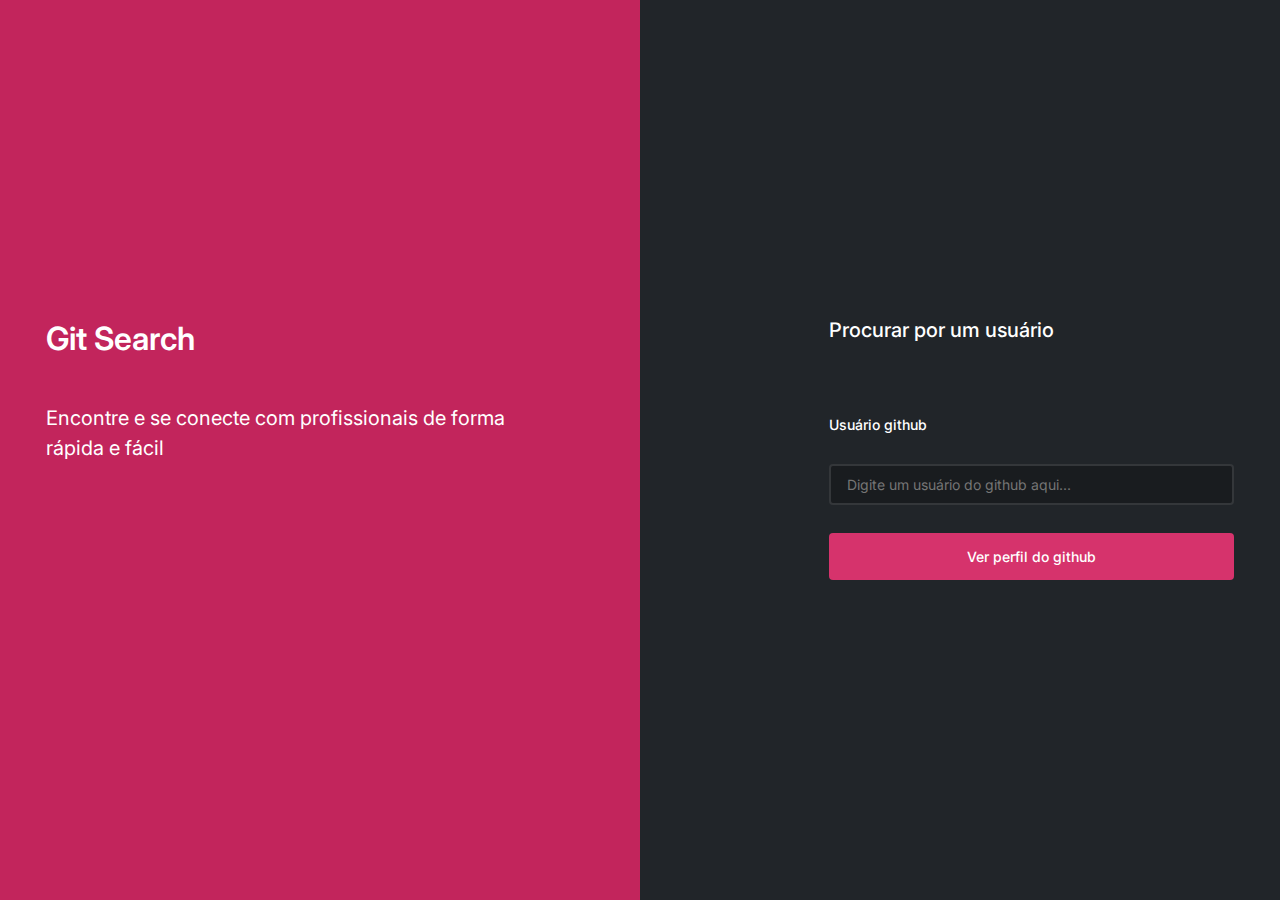
<file: index.html>
<!DOCTYPE html>
<html lang="en">
  <head>
    <meta charset="UTF-8" />
    <meta http-equiv="X-UA-Compatible" content="IE=edge" />
    <meta name="viewport" content="width=device-width, initial-scale=1.0" />

    <!-- FONTES -->
    <link rel="preconnect" href="https://fonts.googleapis.com" />
    <link rel="preconnect" href="https://fonts.gstatic.com" crossorigin />
    <link
      href="https://fonts.googleapis.com/css2?family=Inter:wght@100;200;300;400;500;600;700;800;900&display=swap"
      rel="stylesheet"
    />

    <link rel="stylesheet" href="./src/styles/reset.css">
    <link rel="stylesheet" href="./src/styles/globalStyles.css">
    <link rel="stylesheet" href="./src/styles/index.css">

    <script type="module" src="./src/scripts/index.js" defer></script>

    <title>Git Search</title>
  </head>
  <body>
    <main>
      <section id="main__home-container">
        <div id="main__container--left">
          <div>
            <h1 class="tittle-1">Git Search</h1>
            <p class="text-large">Encontre e se conecte com profissionais de forma rápida e fácil</p>
          </div>
        </div>
        <div id="main__container--right">
          <form>
            <h2 class="tittle-2">Procurar por um usuário</h2>
            <h3 class="text-bolder">Usuário github</h3>
            <input type="text" placeholder="Digite um usuário do github aqui..." required>
            <button type="submit" class="button--pink">Ver perfil do github</button>
          </form>
        </div>
      </section>
    </main>
  </body>
</html>
</file>
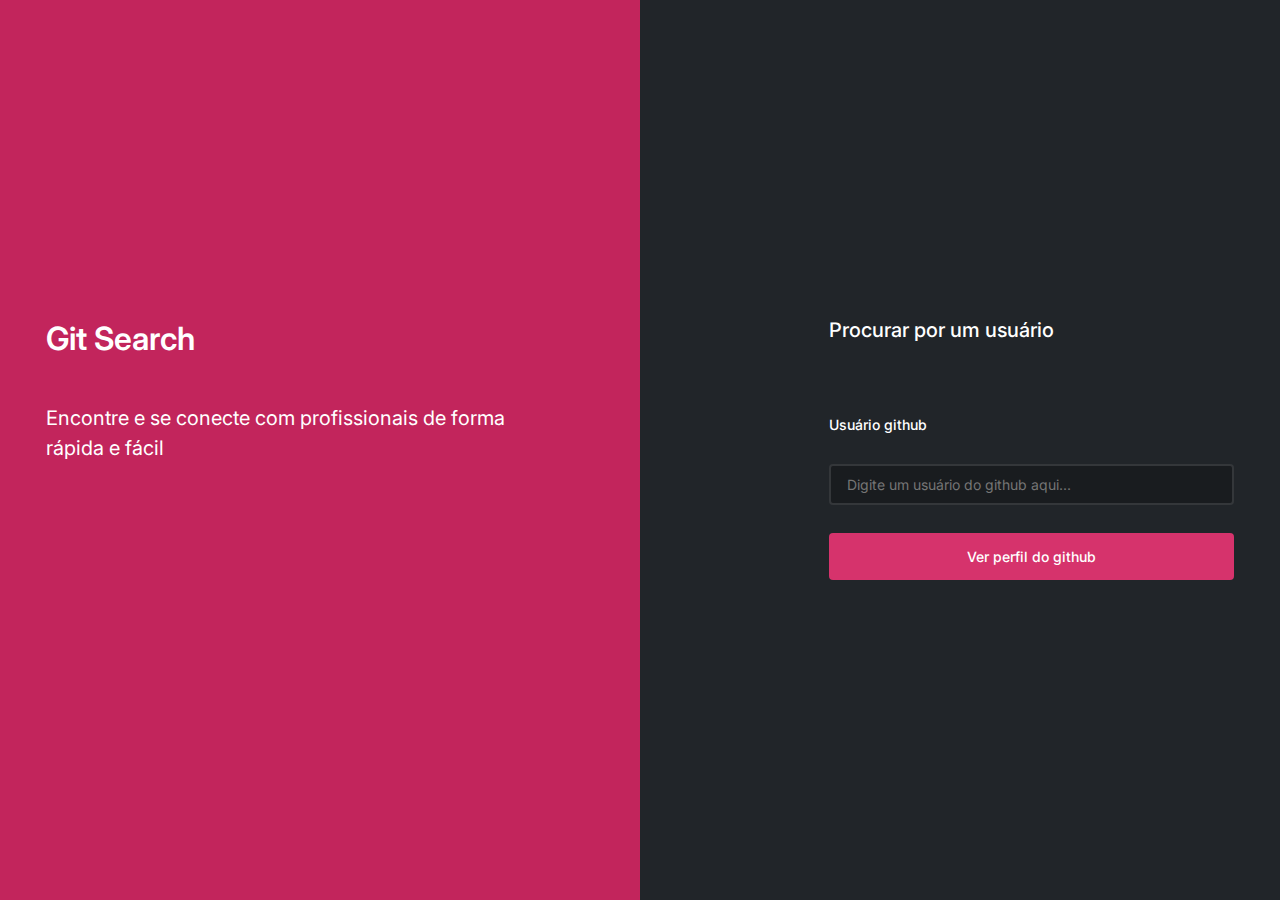
<file: src/pages/profile.html>
<!DOCTYPE html>
<html lang="en">
  <head>
    <meta charset="UTF-8" />
    <meta http-equiv="X-UA-Compatible" content="IE=edge" />
    <meta name="viewport" content="width=device-width, initial-scale=1.0" />

    <!-- FONTES -->
    <link rel="preconnect" href="https://fonts.googleapis.com" />
    <link rel="preconnect" href="https://fonts.gstatic.com" crossorigin />
    <link
      href="https://fonts.googleapis.com/css2?family=Inter:wght@100;200;300;400;500;600;700;800;900&display=swap"
      rel="stylesheet"
    />
    <link rel="stylesheet" href="../styles/reset.css">
    <link rel="stylesheet" href="../styles/globalStyles.css">
    <link rel="stylesheet" href="../styles/profile.css">
    
    <script type="module" src="../scripts/profile.js" defer></script>
    <title>Git Search - User Profile</title>
  </head>
  <body>
    <header>
      <div class="container">
        <div id="header__profile-container">
          <img src="https://fastly.picsum.photos/id/866/200/300.jpg?hmac=rcadCENKh4rD6MAp6V_ma-AyWv641M4iiOpe1RyFHeI" alt="User picture">
          <h1 class="tittle-0">Samuel Leão</h1>
        </div>
        <button class="button--grey">Trocar de usuário</button>
      </header>
      </div>
    <main id="main__repository-cards___container">
      <ul class="container">
      </ul>
    </main>
  </body>
</html>
</file>
<file: src/styles/globalStyles.css>
:root {
  --color-brand-1: #c2255c;
  --color-brand-2: #d6336c;
  --color-grey-1: #191c1f;
  --color-grey-2: #212529;
  --color-grey-3: #33363a;
  --color-grey-4: #373b3e;
  --color-grey-6: #a6a8a9;
  --color-grey-7: #ffffff;
  --color-alert: #c22554;
  --font-primary: "Inter", sans-serif;

  --text-large: 400 1.25rem/1.875rem 'Inter';
  --text-normal: 400 0.875rem/1.313rem 'Inter';
  --text-bolder: 500 0.875rem/1.313rem 'Inter';
  --text-alert: 700 2.375rem/3.125rem 'Inter';

  --tittle-0: 700 1.5rem/1.875rem 'Inter';
  --tittle-1: 600 2rem/3rem 'Inter';
  --tittle-2: 500 1.25rem/1.875rem 'Inter';
}

body {
  background-color: var(--color-grey-2);
  color: var(--color-grey-7);
  font-family: var(--font-primary);
}

.container {
  width: 60rem;
}

.tittle-0 {
  font: var(--tittle-0);
}

.tittle-1 {
  font: var(--tittle-1);
}

.tittle-2 {
  font: var(--tittle-2);
}

.text-large {
  font: var(--text-large);
}

.text-normal {
  font: var(--text-normal);
}

.text-bolder {
  font: var(--text-bolder);
}

.text-alert {
  font: var(--text-alert);
}

input {
  background-color: var(--color-grey-1);
  padding: 0.5rem 1rem;
  border-radius: 0.25rem;
  border: 2px solid rgba(255, 255, 255, 0.12);
  color: var(--color-grey-7);
  font: var(--text-normal);
}

.button--pink {
  background-color: var(--color-brand-2);
  color: var(--color-grey-7);
  font: var(--text-bolder);
  border-radius: 0.25rem;
  padding: 0.8rem;
  transition: 0.5s;
  cursor: pointer;
}

.button--pink:hover {
  background-color: var(--color-brand-1);
}

.button--grey {
  background-color: var(--color-grey-4);
  color: var(--color-grey-7);
  font: 600 0.875rem 'Inter';
  height: fit-content;
  border-radius: 0.5rem;
  padding: 0.75rem 1.5rem;
  transition: 0.5s;
  cursor: pointer;
}

.button--grey:hover {
  background-color: var(--color-brand-1);
}

.button--outlined {
  padding: 0.344rem 0.5rem;
  width: fit-content;
  background-color: var(--color-grey-2);
  border: solid 2px var(--color-grey-7);
  border-radius: 0.25rem;
  color: var(--color-grey-7);
  font: var(--text-bolder);
  cursor: pointer;
  transition: 0.5s;
}

.button--outlined:hover {
  border-color: var(--color-brand-2);
  background-color: var(--color-brand-2);
}
</file>
<file: src/styles/index.css>
main {
  display: flex;
  flex-direction: row;
  justify-content: center;
  background: linear-gradient(90deg, var(--color-brand-1) 50%, transparent 50%);
  height: 100vh;
  overflow: hidden;
}
  
#main__home-container{
  width: 100vw;
  display: flex;
  flex-direction: row;
  justify-content: space-evenly;
  gap: 15rem;
  position: relative;
  top: 35vh;
}
  
#main__container--left, #main__container--right {
  height: 64vh;
  display: flex;
  flex-direction: column;
}
  
#main__container--left {
  max-width: 50%;
  align-items: flex-start;
  flex-wrap: wrap;
}
  
#main__container--left > div{
  display: flex;
  flex-direction: column;
  align-self: flex-end;
  max-width: 31rem;
  gap: 2.5rem;
}
  
#main__container--right{
  width: 45vh;
}

#main__container--right > form {
  display: flex;
  flex-direction: column;
  gap: 1.8rem;
}
  
#main__container--right > form > h2 {
  margin-bottom: 2.5rem;
}
</file>
<file: src/styles/profile.css>
header {
    height: 13rem;
    display: flex;
    justify-content: center;
    align-items: center;
}

header > .container {
    display: flex;
    flex-direction: row;
    justify-content: space-between;
    align-items: center;
}

#header__profile-container {
    display: flex;
    flex-direction: row;
    align-items: center;
    gap: 1.25rem;
}

#header__profile-container > img {
    width: 5rem;
    height: 5rem;
    border-radius: 50%;
    border: solid 2px var(--color-brand-1)
}

#main__repository-cards___container {
    display: flex;
    justify-content: center;
}

#main__repository-cards___container > .container {
    display: flex;
    flex-direction: row;
    justify-content: space-between;
    flex-wrap: wrap;
}

.container > .main__repository-card {
    width: 29rem;
    height: 15.25rem;
    border: 2px solid rgba(255, 255, 255, 0.12);
    border-radius: 0.5rem;
    margin-bottom: 2rem;
    padding: 2.5rem 1.75rem;
    display: flex;
    flex-direction: column;
    justify-content: space-between;
}

.container > .main__repository-card:hover, .container > .main__repository-card:active {
    background-color: var(--color-grey-1);
    border-color: var(--color-grey-7);
}

.container > .main__repository-card > p{
    color: var(--color-grey-6);
}
</file>
